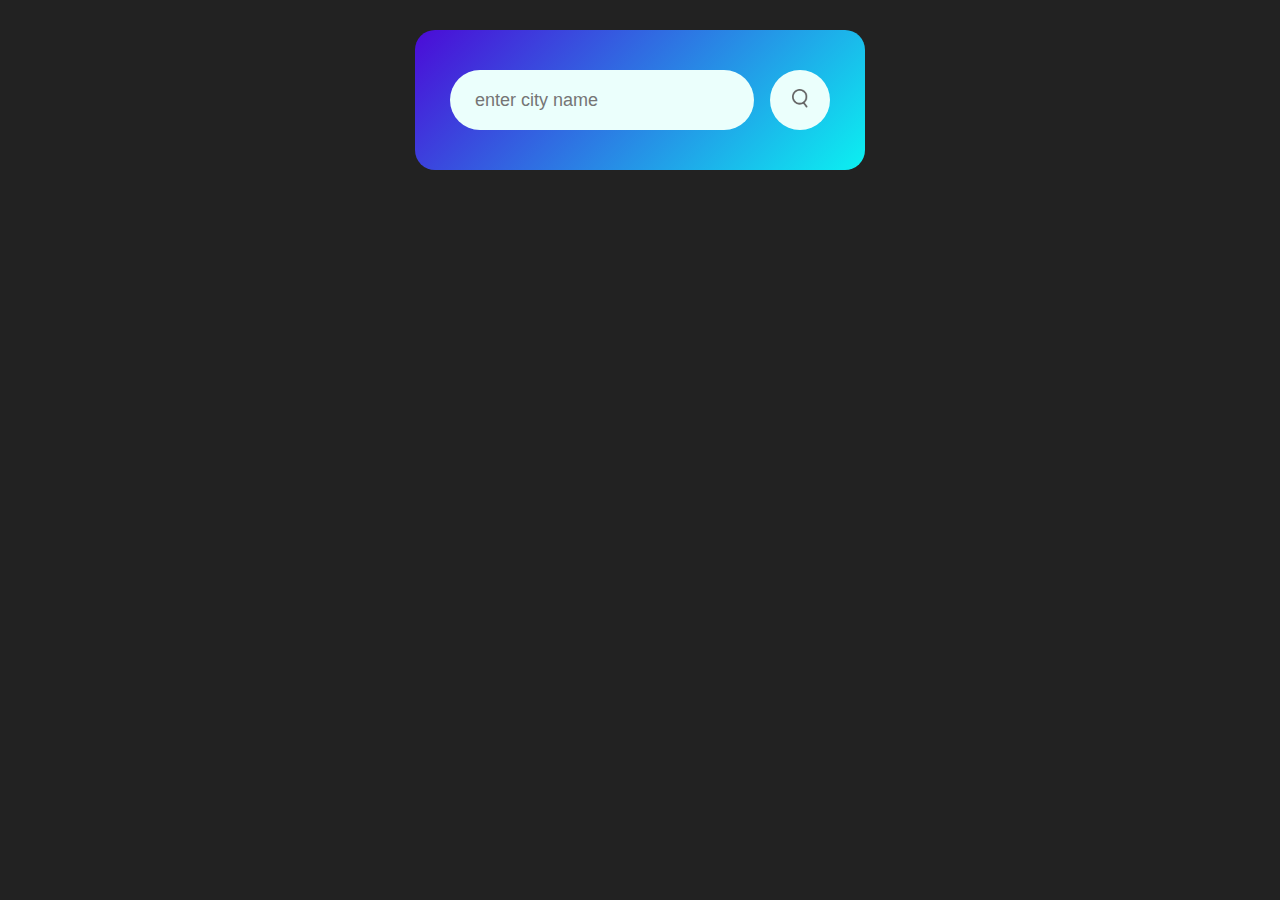
<file: Weather/index.html>
<!DOCTYPE html>
<html lang="en">
<head>
    <meta charset="UTF-8">
    <meta name="viewport" content="width=device-width, initial-scale=1.0">
    <title>Weather</title>
    <link rel="stylesheet" href="./style.css">
</head>
<body>
    <div class="card">
     <div class="search">
        <input type="text" placeholder="enter city name" spellcheck="false">
        <button> <img src="images/search.png"></button>
     </div>
     <div class="error">
         <p>Invalid city name</p>
     </div>

     <div class="weather">
        <img src="images/rain.png" class="weather-icon">
        <h1 class="temp">22°C</h1>
        <h2 class="city">India</h2>
        <div class="details">
            <div class="col">
                <img src="images/humidity.png">
                <div>
                    <p class="humidity">50%</p>
                    <p>Humidity</p>
                </div>
            </div>

            <div class="col">
                <img src="images/wind.png">
                <div>
                    <p class="wind">15 km/h</p>
                    <p>wind speed</p>
                </div>
            </div>
        </div>
     </div>
    </div>
    <script>
        const apikey = "03490caec601f345dc6a5da0752b0a53";
        const apiurl = "https://api.openweathermap.org/data/2.5/weather?units=metric&q=";
         
        const searchBox = document.querySelector(".search input");
        const searchBtn = document.querySelector(".search button");
        const weatherIcon = document.querySelector(".weather-icon");

        async function checkWeather(city){
            const response = await fetch(apiurl + city + `&appid=${apikey}`) ;

            if(response.status ==404){
                document.querySelector(".error").style.display = "block";
                document.querySelector(".weather").style.display = "none";
            }else{
                var data = await response.json();

document.querySelector(".city").innerHTML = data.name;
document.querySelector(".temp").innerHTML = data.main.temp + "°C";
document.querySelector(".humidity").innerHTML = data.main.humidity + "%";
document.querySelector(".wind").innerHTML = data.wind.speed + "km/h";

if(data.weather[0].main == "Clouds"){
    weatherIcon.src = "images/clouds.png";
}

else if(data.weather[0].main == "Clear"){
    weatherIcon.src = "images/clear.png";
}      

else if(data.weather[0].main == "Rain"){
    weatherIcon.src = "images/rain.png";
}  

else if(data.weather[0].main == "Drizzle"){
    weatherIcon.src = "images/drizzle.png";
}  

else if(data.weather[0].main == "Mist"){
    weatherIcon.src = "images/mist.png";
} 

document.querySelector(".weather").style.display = "block";
document.querySelector(".error").style.display = "none";
            }
   
        }  

        searchBtn.addEventListener("click", ()=>{
            checkWeather(searchBox.value);
        });


    </script>
</body>
</html>
</file>
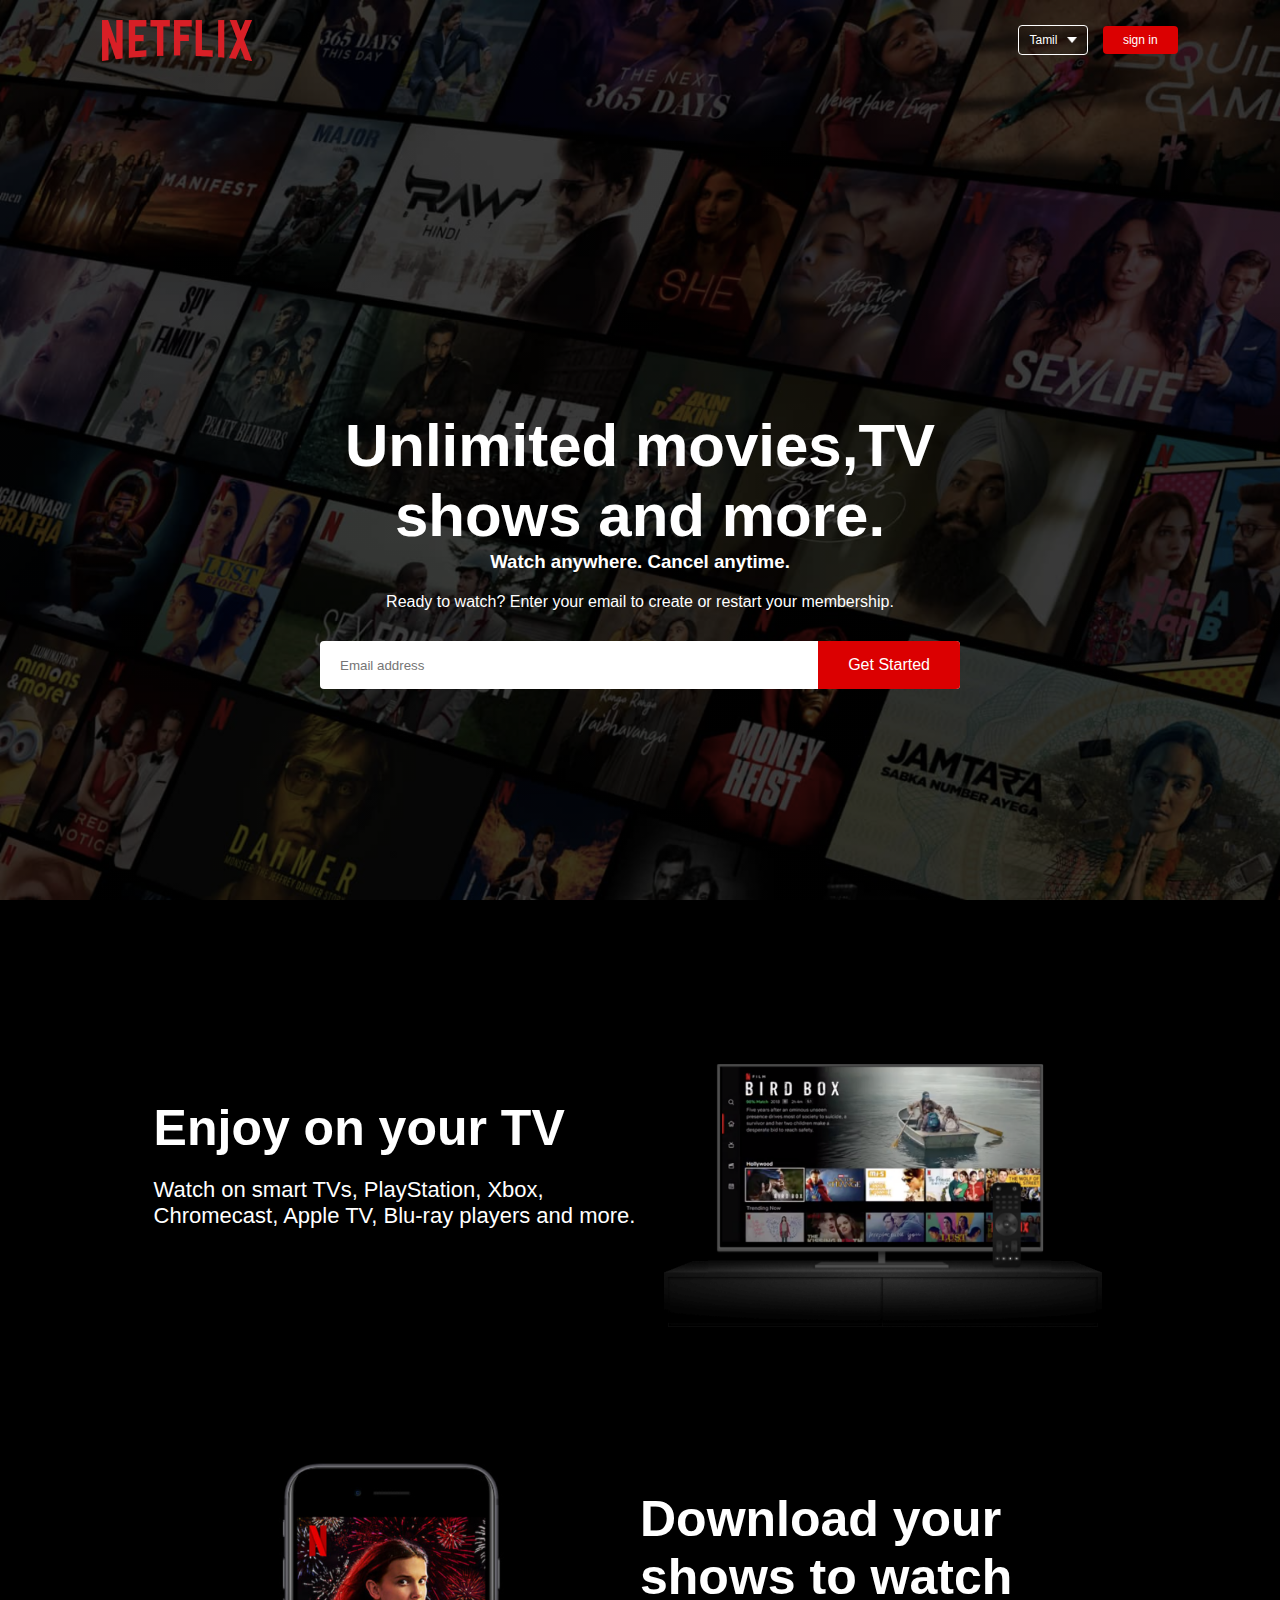
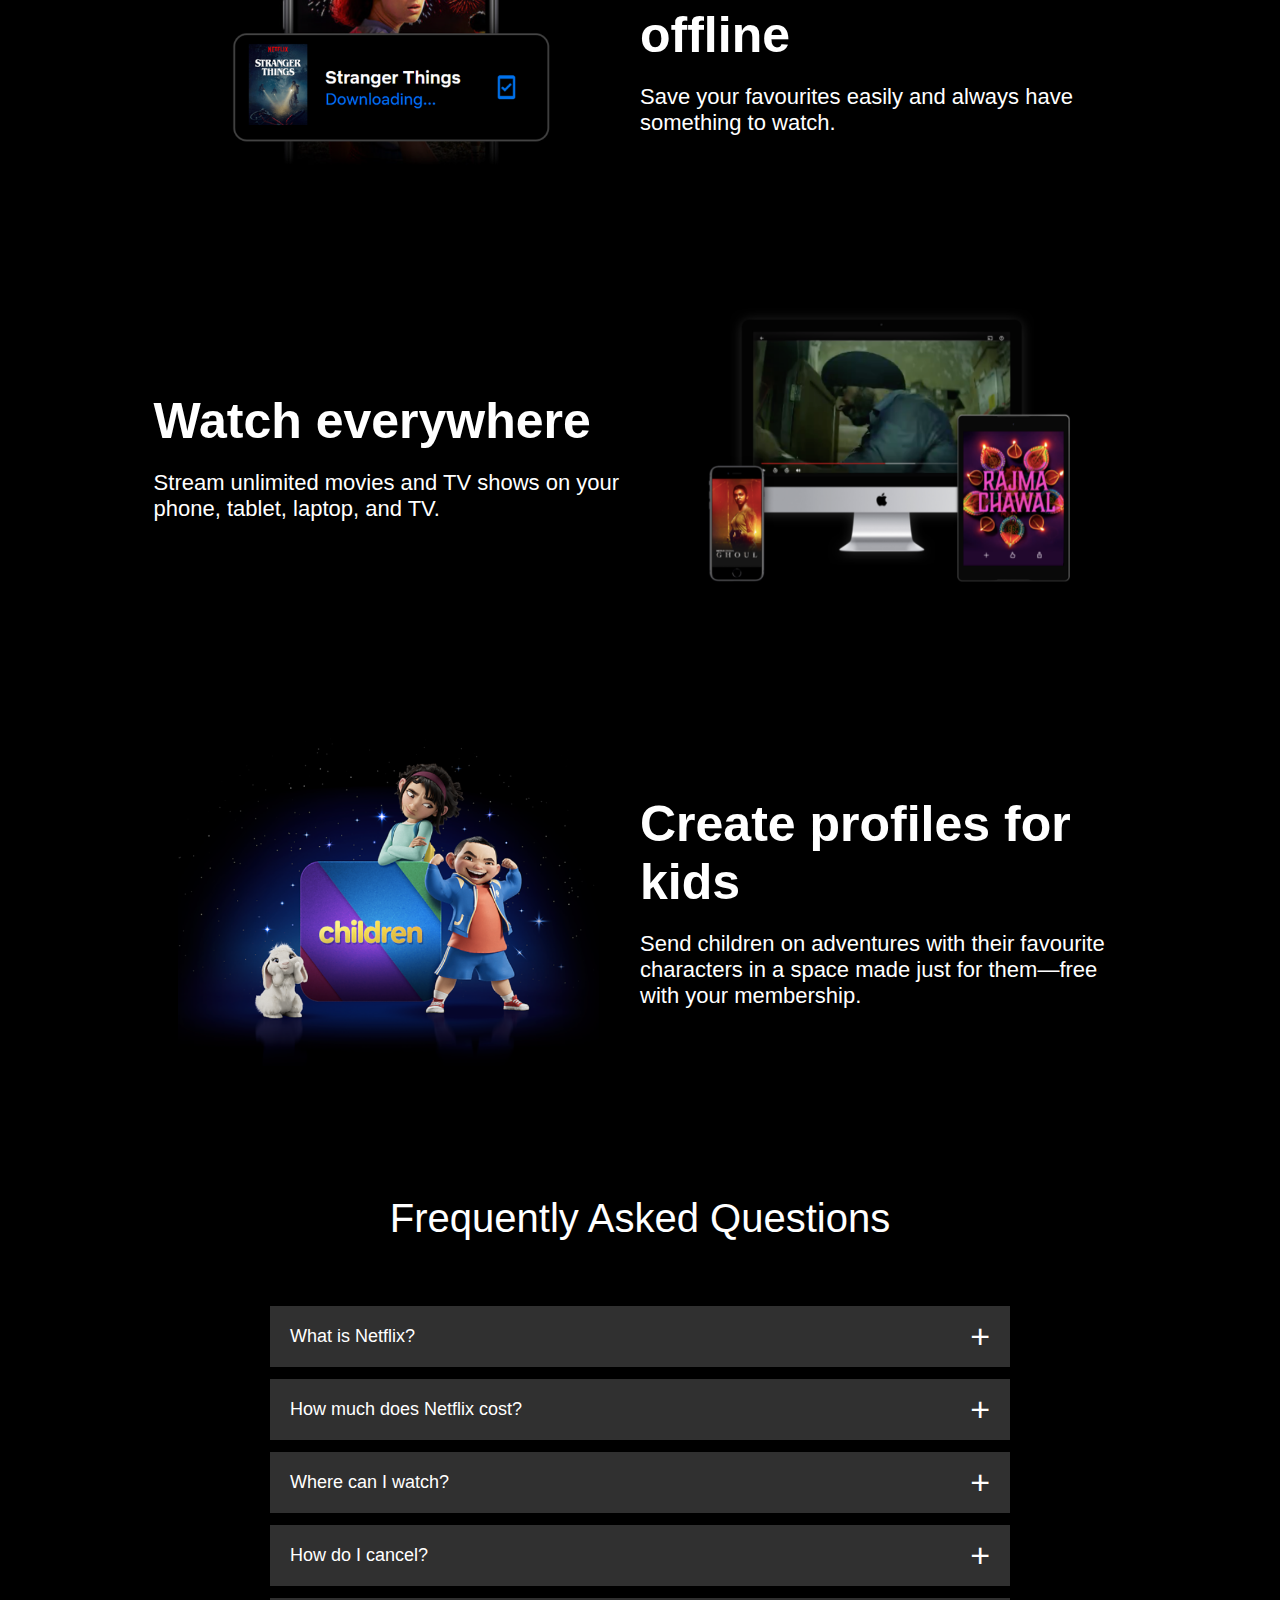
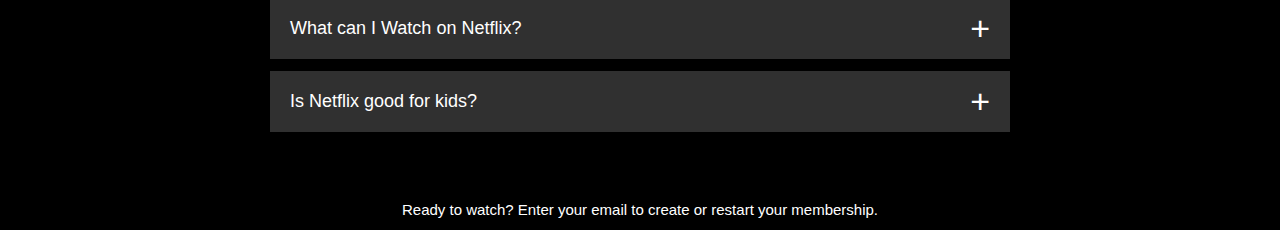
<file: Netflix/project.html>
<!DOCTYPE html>
<html lang="en">
<head>
    <meta charset="UTF-8">
    <meta name="viewport" content="width=device-width, initial-scale=1.0">
    <title>Document</title>
    <link rel="stylesheet" href="./style.css">
</head>
<body>
    <div class="header">
    <nav>
        <img src="logo.png" class="logo">
        <div>
            <button class="language-btn">Tamil<img src="down-icon.png"> </button>
            <button>sign in</button>
        </div>
   
    </nav>
     
    <div class="header-content">

        <h1>Unlimited movies,TV shows and more.</h1>
        <h3>Watch anywhere. Cancel anytime.</h3>
        <p>Ready to watch? Enter your email to create or restart your membership.</p>
         <form class="email-signup">
            <input type="email" placeholder="Email address" required>
            <button type="submit">Get Started</button>
         </form>
    </div>
    </div>

    <div class="features">
        <div class="row">
            <div class="text-col">
                <h2>Enjoy on your TV</h2>
                <p>Watch on smart TVs, PlayStation, Xbox, Chromecast, Apple TV, Blu-ray players and more.</p>
            </div>
            <div class="img-col">
                <img src="feature-1.png">
            </div>
        </div>

        <div class="row">
            <div class="img-col">
                <img src="feature-2.png">
            </div>
            <div class="text-col">
                <h2>Download your shows to watch offline</h2>
                <p>Save your favourites easily and always have something to watch.</p>
            </div>
        </div>

        <div class="row">
            <div class="text-col">
                <h2>Watch everywhere</h2>
                <p>Stream unlimited movies and TV shows on your phone, tablet, laptop, and TV.</p>
            </div>
            <div class="img-col">
                <img src="feature-3.png">
            </div>
        </div>

        <div class="row">
            <div class="img-col">
                <img src="feature-4.png">
            </div>
            <div class="text-col">
                <h2>Create profiles for kids</h2>
                <p>Send children on adventures with their favourite characters in a space made just for them—free with your membership.</p>
            </div>
        </div>
    </div>

    <div class="faq">
        <h2>Frequently Asked Questions</h2>
        <ul class="accordion">
            <li>
                <input type="radio" name="accordion" id="first">
                <label for="first">What is Netflix?</label>
                <div class="content">
                    <p>Netflix is a streaming service that offers a wide variety of award-winning TV shows, movies, anime, documentaries and more – on thousands of internet-connected devices.
                    </p>
                </div>
            </li>

            <li>
                <input type="radio" name="accordion" id="second">
                <label for="second">How much does Netflix cost?</label>
                <div class="content">
                    <p>Netflix is a streaming service that offers a wide variety of award-winning TV shows, movies, anime, documentaries and more – on thousands of internet-connected devices.
                    </p>
                </div>
            </li>

            <li>
                <input type="radio" name="accordion" id="third">
                <label for="third">Where can I watch?</label>
                <div class="content">
                    <p>Netflix is a streaming service that offers a wide variety of award-winning TV shows, movies, anime, documentaries and more – on thousands of internet-connected devices.
                    </p>
                </div>
            </li>

            <li>
                <input type="radio" name="accordion" id="fourth">
                <label for="fourth">How do I cancel?</label>
                <div class="content">
                    <p>Netflix is a streaming service that offers a wide variety of award-winning TV shows, movies, anime, documentaries and more – on thousands of internet-connected devices.
                    </p>
                </div>
            </li>

            <li>
                <input type="radio" name="accordion" id="fifth">
                <label for="fifth">What can I Watch on Netflix?</label>
                <div class="content">
                    <p>Netflix is a streaming service that offers a wide variety of award-winning TV shows, movies, anime, documentaries and more – on thousands of internet-connected devices.
                    </p>
                </div>
            </li>

            <li>
                <input type="radio" name="accordion" id="sixth">
                <label for="sixth">Is Netflix good for kids?</label>
                <div class="content">
                    <p>Netflix is a streaming service that offers a wide variety of award-winning TV shows, movies, anime, documentaries and more – on thousands of internet-connected devices.
                    </p>
                </div>
            </li>
        </ul>

        <small>Ready to watch? Enter your email to create or restart your membership.</small>
    </div>
</body>
</html>
</file>
<file: Weather/style.css>
*{
    margin: 0;
    padding: 0;
    font-family: 'poppins', sans-serif;
    box-sizing: border-box;
}
body{
    background: #222;
}
.card {
    width: 90%;
    max-width:450px;
    background: linear-gradient(135deg,#4b0bd7,#0bf1f1);
    color: #fff;
    margin: 30px auto 0;
    border-radius: 20px;
    padding: 40px 35px;
    text-align: center;
}
.search{
    width: 100%;
    display: flex;
    align-items: center;
    justify-content: space-between;
}
.search input {
    border: 0;
    outline: 0;
    background: #ebfffc;
    color: #555;
    padding: 10px 25px;
    height: 60px;
    border-radius: 30px;
    flex: 1;
    margin-right: 16px;
    font-size: 18px;
}
.search button {
    border: 0;
    outline: 0;
    background: #ebfffc;
    border-radius: 50%;
    width: 60px;
    height: 60px;
    cursor: pointer;
}
.search button img {
    width: 16px;
}
.weather-icon {
    width: 170px;
    margin-top: 30px ;
}
.weather h1 {
    font-size: 80px;
    font-weight: 500;
}
.weather h2 {
    font-size: 45px;
    font-weight: 400;
    margin-top: -10px;
}
.details{
    display: flex;
    align-items: center;
    justify-content: space-between;
    padding: 0 20px;
    margin-top: 50px;
}
.col {
    display: flex;
    align-items: center;
    text-align: left;
}
.col img {
    width: 40px;
    margin-right: 10px;
}
.humidity , .wind {
    font-size: 28px;
    margin-top: -6px;
}
.weather {
    display: none;
}
.error {
    text-align: left;
    margin-left: 10px;
    font-size: 14px;
    margin-top: 10px;
    display: none;
}
</file>
<file: Netflix/style.css>
*{
    margin: 0;
    padding: 0;
    font-family: 'poppins',sans-serif;
    box-sizing: border-box;
}
body{
    background: black;
    color: white;

}
.header{
    width: 100%;
    height: 100vh;
    background-image: linear-gradient(rgba(0,0,0,0.7),rgba(0,0,0,0.7)),url(header-image.png);
    background-size: cover;
    background-position: center;
    padding: 10px 8%;
    position: relative;
}

nav{
    display: flex;
    align-items: center;
    justify-content: space-between;
    padding: 10px 0;
}

.logo{
    width: 150px;
    cursor: pointer;
}
nav button{
    border: 0;
    outline: 0;
    background: #db0001;
    color: white;
    padding: 7px 20px;
    font-size: 12px;
    border-radius: 4px;
    margin-left: 10px;
    cursor: pointer;
}
.language-btn{
 display: inline-flex;
 align-items: center;
 background: transparent;
 border:1px solid #fff ;
 padding: 7px 10px;
}
.language-btn img {
    width: 10px;
    margin-left: 10px;

}
.header-content{
    position: absolute;
    top: 50%;
    left: 50%;
    transform: translate(-50%,-50%);
    text-align: center;
    margin-top: 100px;
}
.header-content h1 {
    font-size: 60px;
    line-height: 70px;
    font-weight: 600;
    max-width: 650px;
}

.header-content h3{
    font-weight: 400px;
    margin-bottom: 20px;
}
.email-signup {
    background-color: white;
    border-radius: 4px;
    display: flex;
    align-items: center;
    margin-top:30px ;
    overflow: hidden;
}
.email-signup input{
    flex: 1;
    border: 0;
    outline: 0;
    margin-left: 20px;
}
.email-signup button{
    background: #db0001;
    border: 0;
    outline: 0;
    color: white;
    font-size: 16px;
    cursor: pointer;
    padding: 15px 30px;
}

/*--------------------------------------------------feature----------------------------------------------*/

.features{
 
    padding: 50px 12%;
    font-size: 22px;
}
.row{
    display: flex;
    width: 100%;
    align-items: center;
    flex-wrap: wrap;
    padding: 50px 0;

}
.text-col{
    flex-basis: 50%;
    margin-bottom: 20px;
}
.img-col{
    flex-basis: 50%;
    margin-bottom: 20px;
}
.img-col img{
    display: block;
    width: 90%;
    margin: auto;
}
.features h2 {
    font-size: 50px;
    font-weight: 600;
    margin-bottom: 20px;
}



.faq{
  padding: 10px 2%;
  text-align: center;
  font-size: 18px;
}
.faq h2{
    font-weight: 500;
    font-size: 40px;
}

.accordion{
    margin: 60px auto;
    width: 100%;
    max-width: 750px;

}
.accordion li {
    list-style: none;
    width: 100%;
    padding: 5px;
}
.accordion li label{
    display: flex;
    align-items:center ;
    padding: 20px;
    font-size: 18px;
    font-weight: 500;
    background: #303030;
    margin-bottom: 2px;
    cursor: pointer;
    position: relative;
    margin-bottom: 2px;
    cursor: pointer;
    position: relative;

}
label::after{
    content: '+';
    font-size: 34px;
    position: absolute;
    right: 20px;
    transition: transform 0.5s;
}
input[type="radio"]{
    display: none;
}

.accordion .content {
    background: #303030;
    text-align: left;
    padding: 0 20px;
    max-height: 0;
    overflow: hidden;
    transition: max-height 0.5s, padding 0.5s;
}
.accordion input[type="radio"]:checked + label +.content{
    max-height: 600px;
    padding: 30px 20px;
}

.accordion input[type="radio"]:checked + label::after{
    transform: rotate(135deg);
}
</file>
